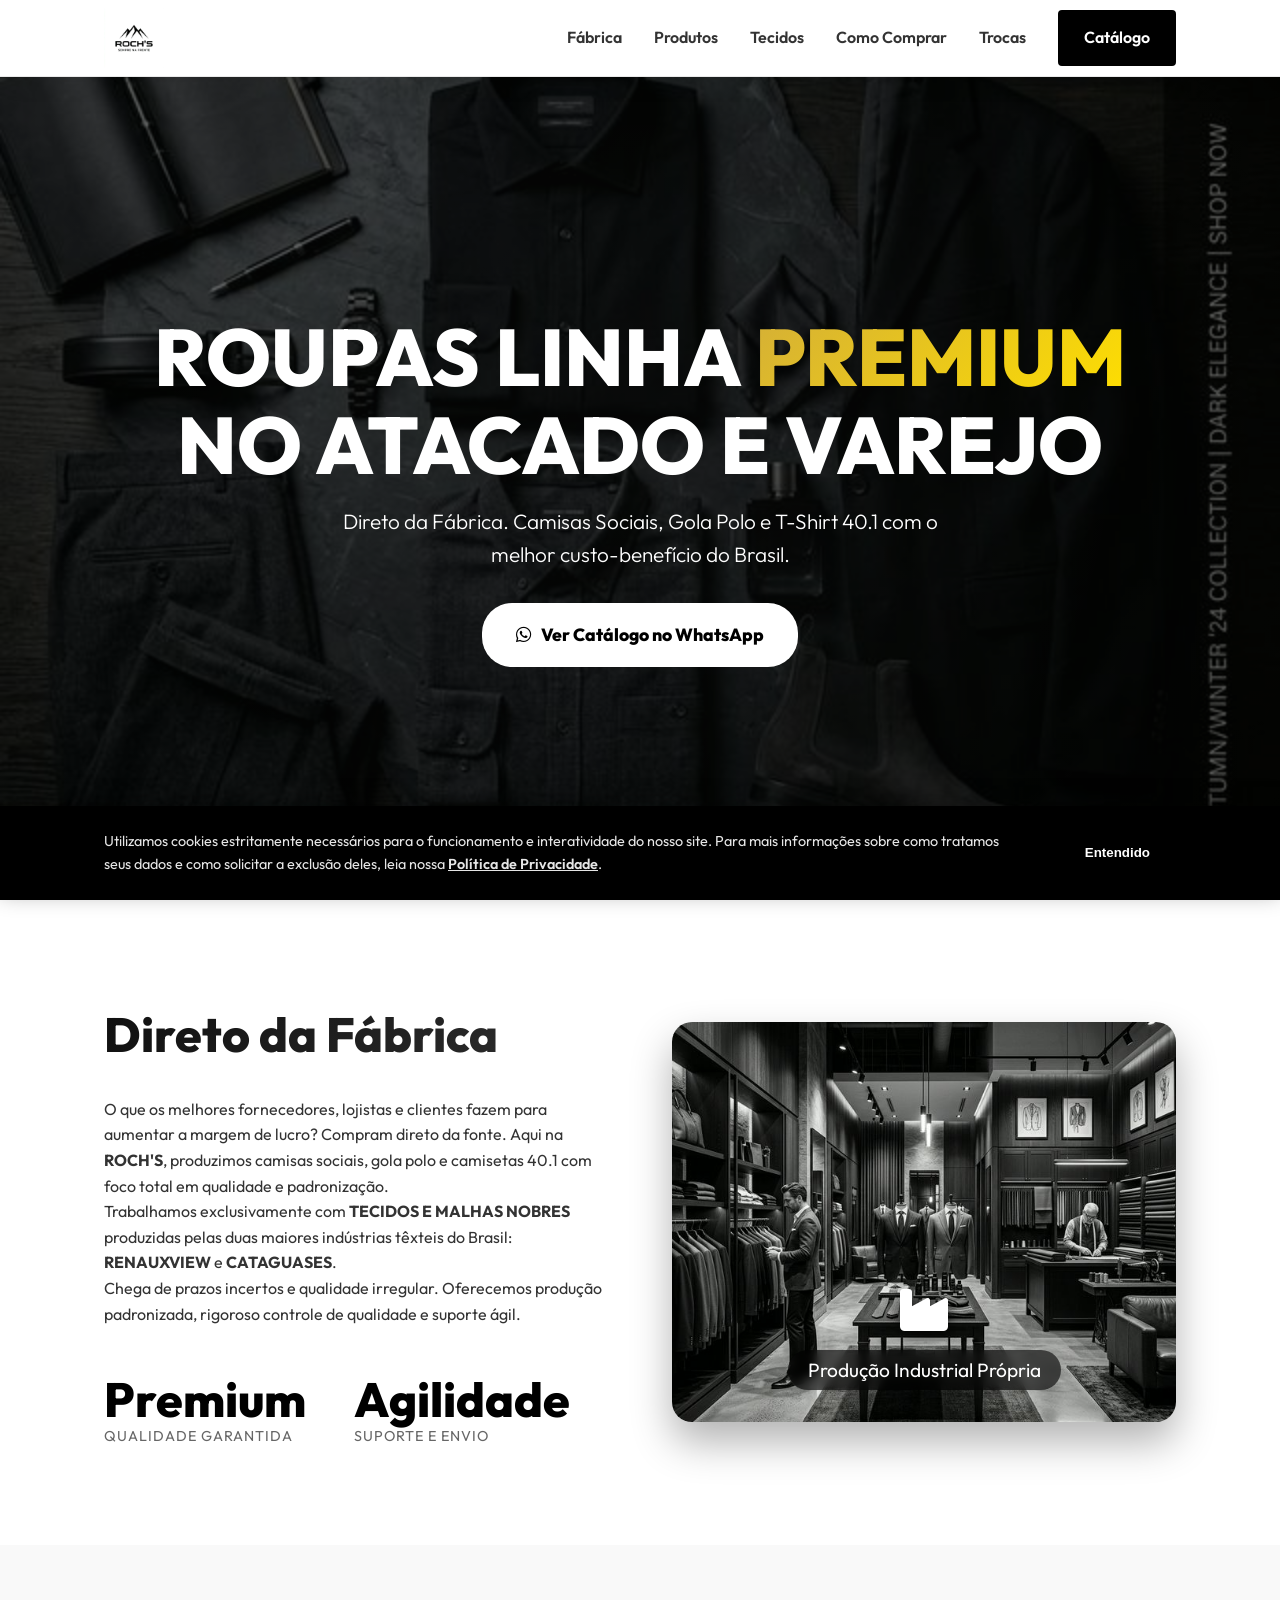
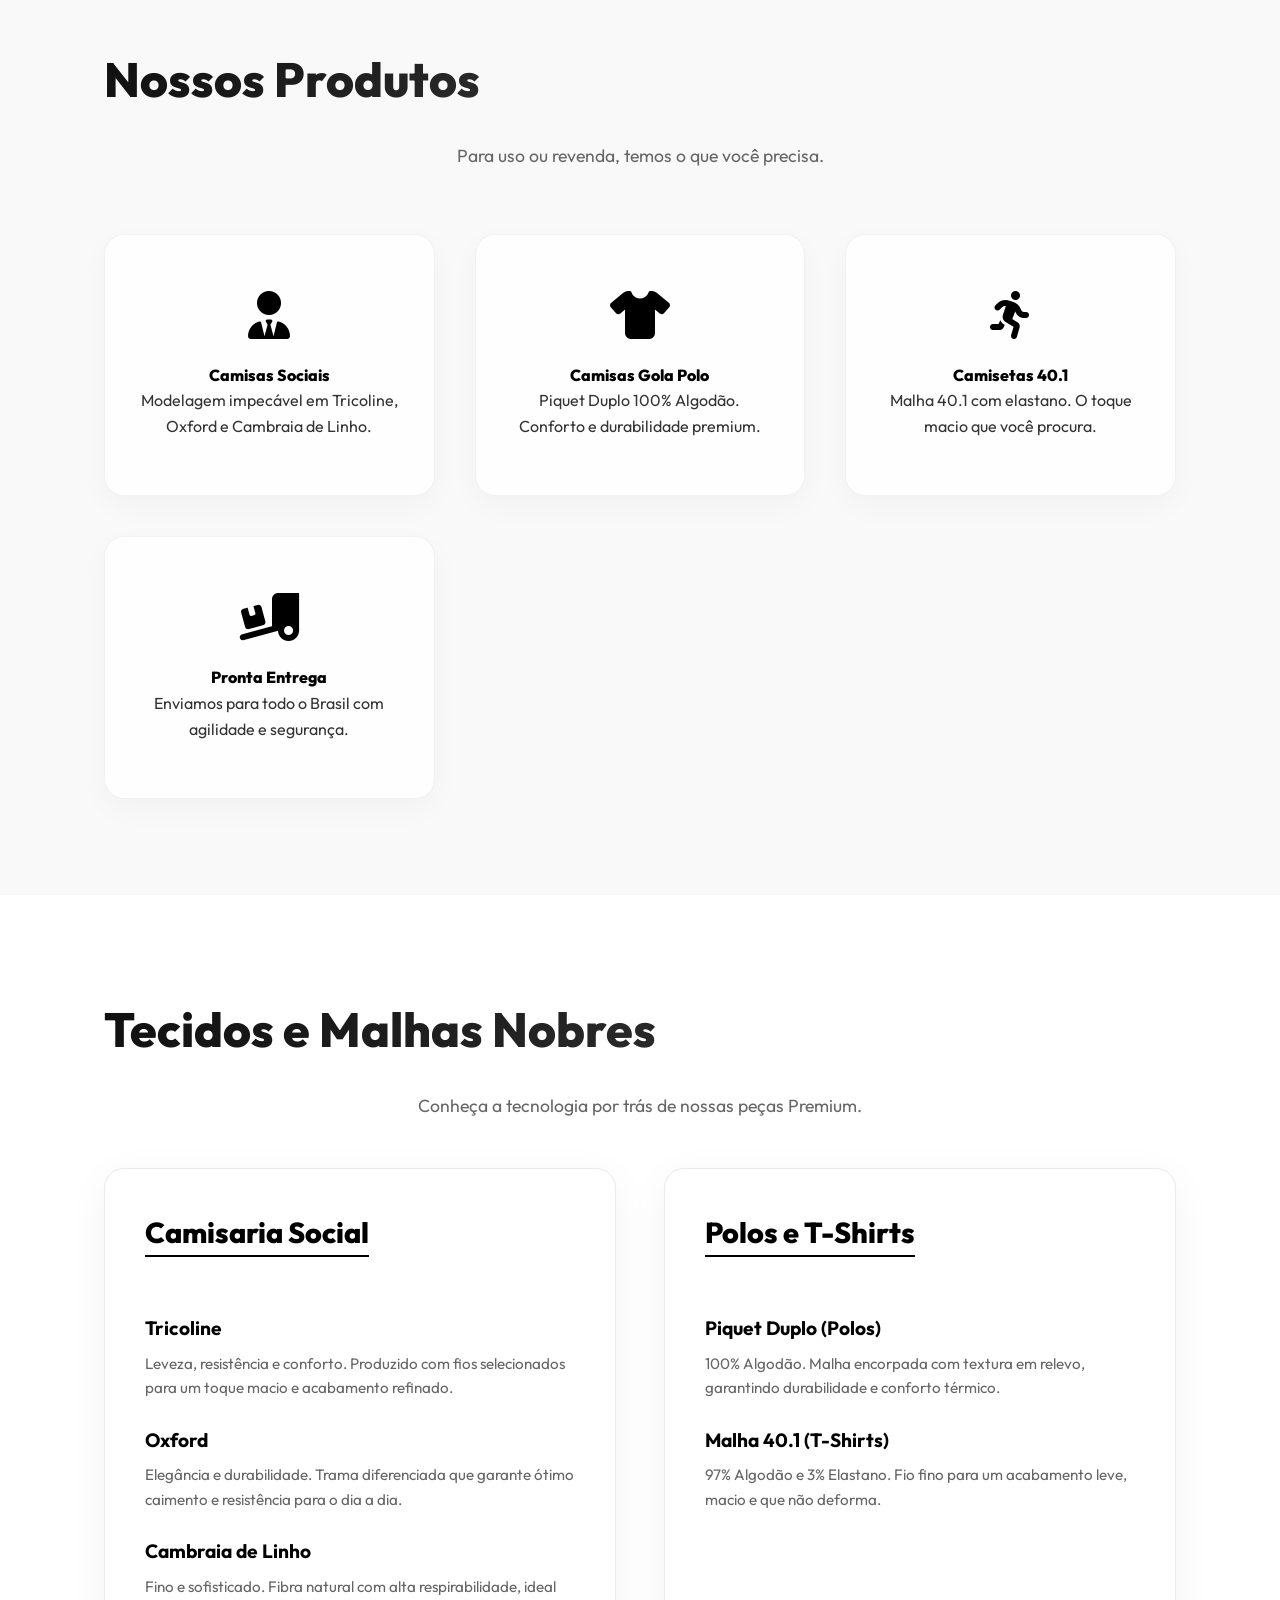
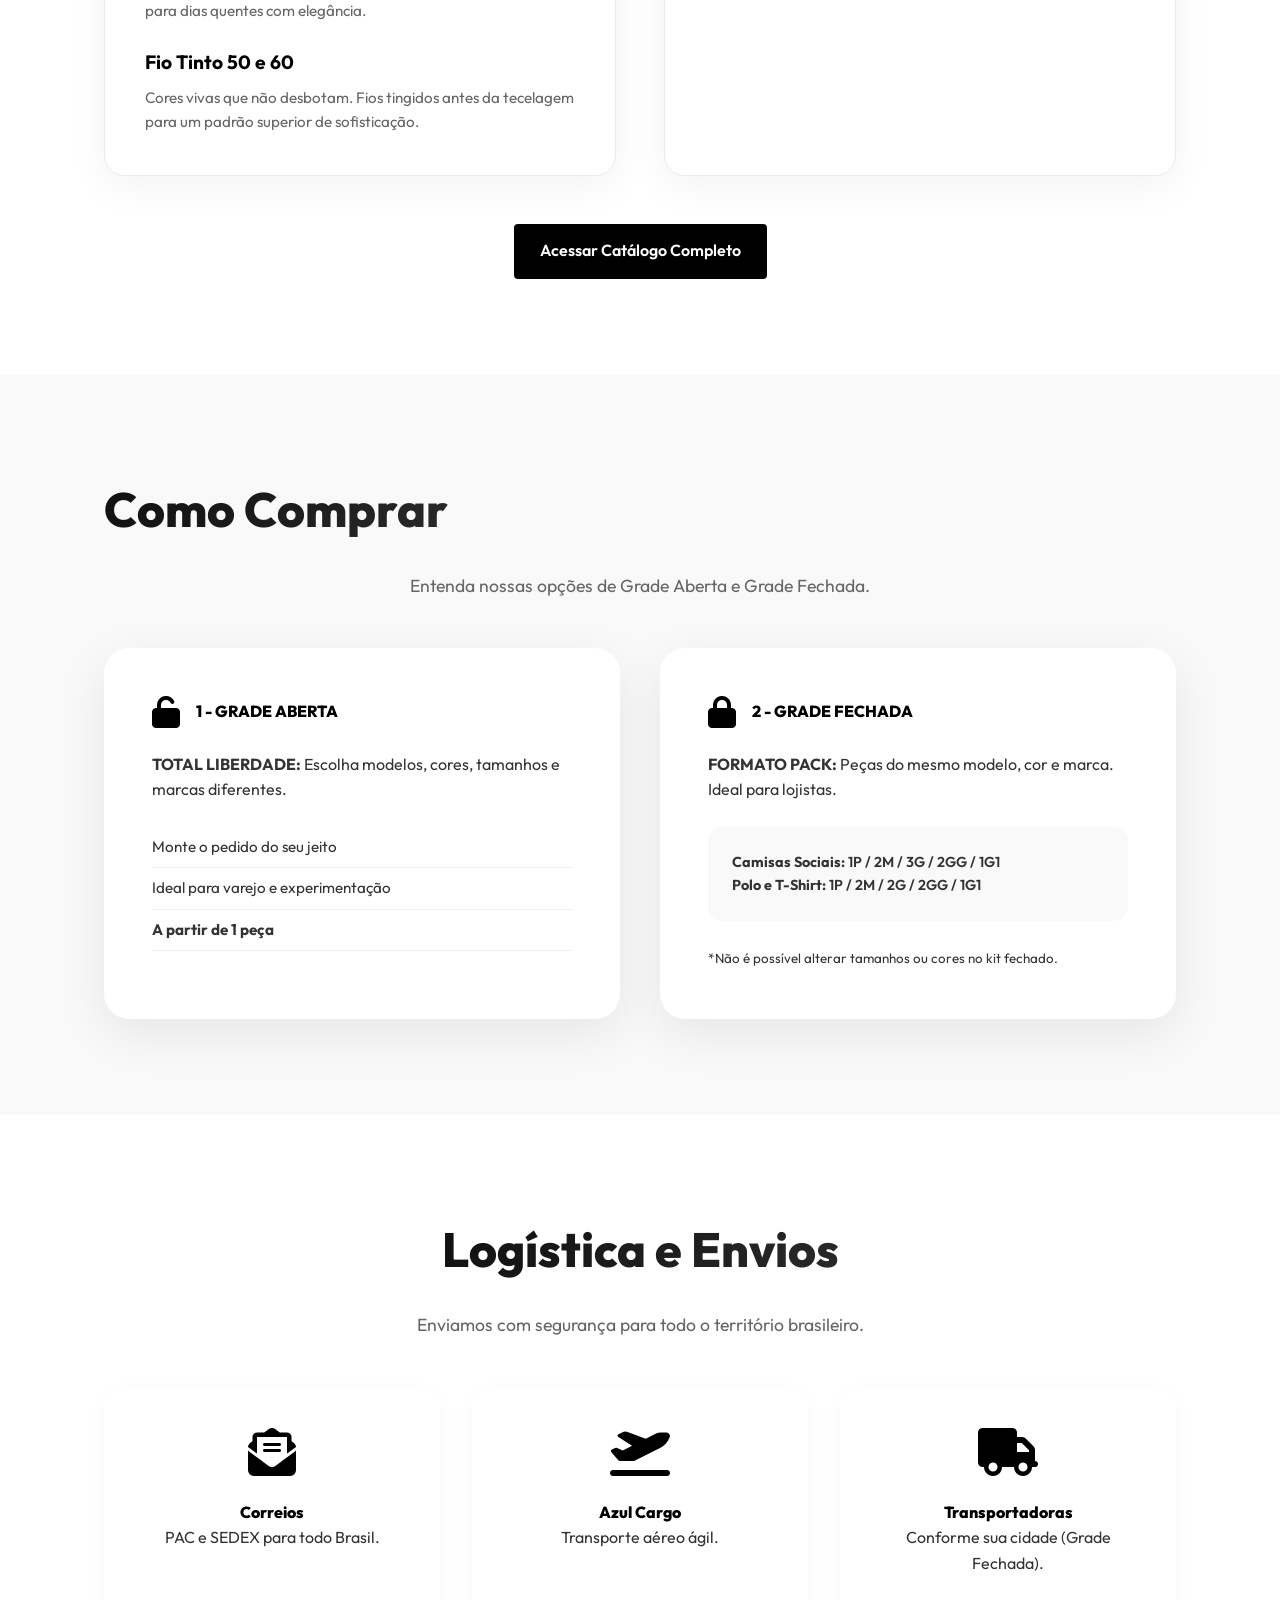
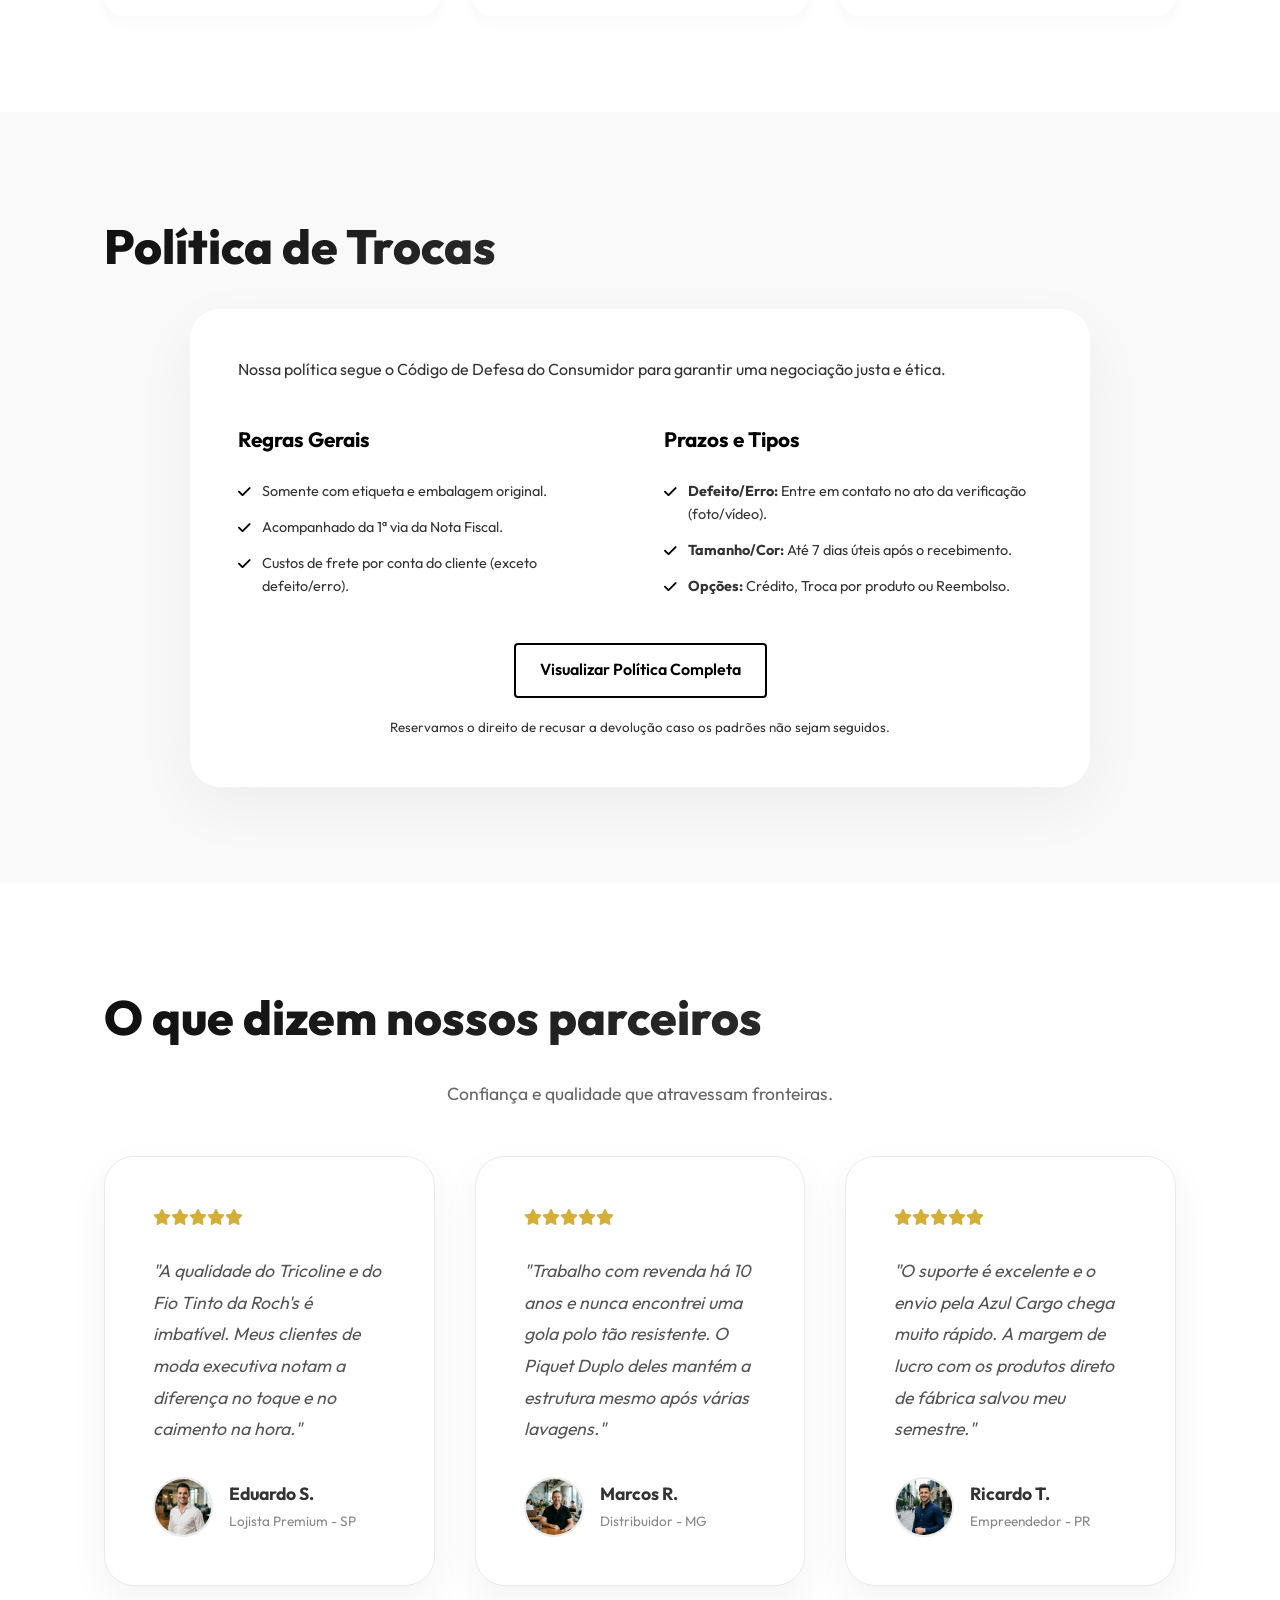
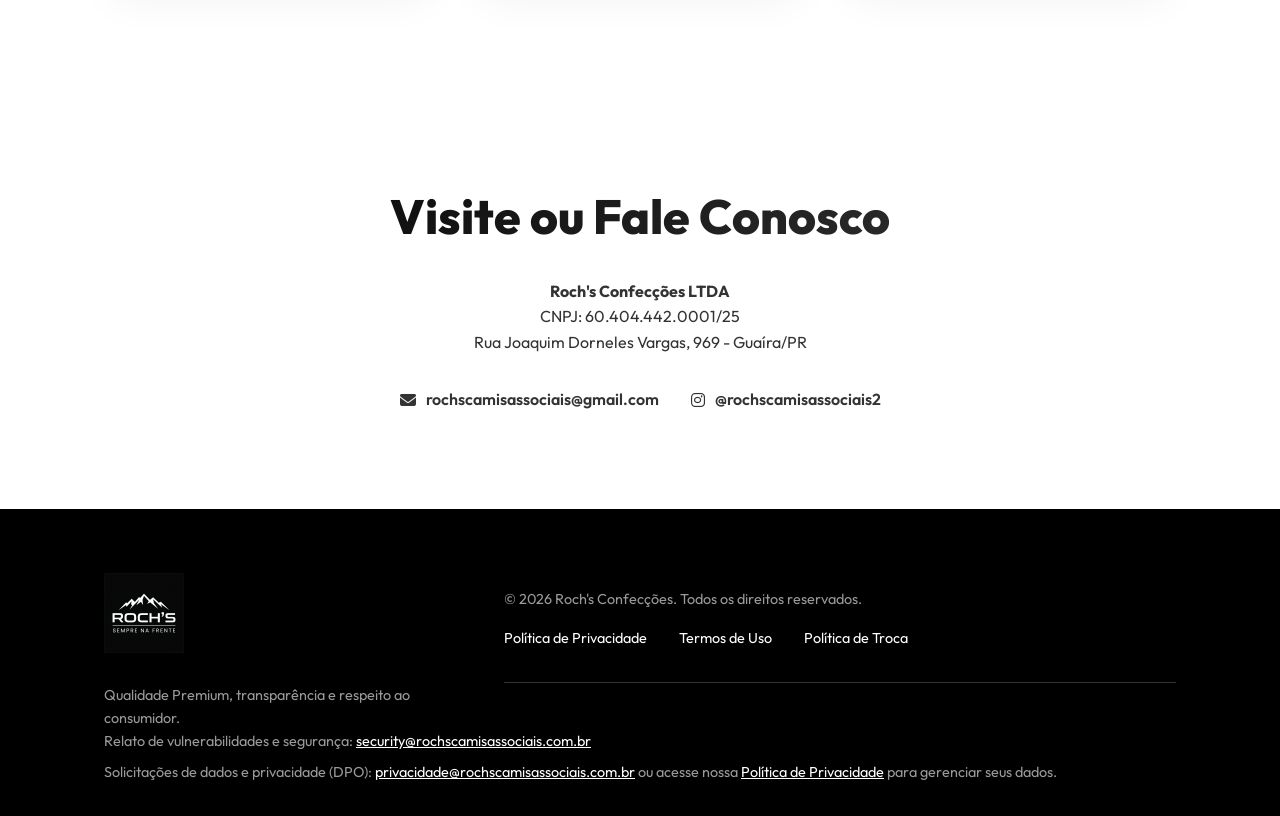
<file: index.html>
<!DOCTYPE html>
<html lang="pt-BR">
<head>
    <meta charset="UTF-8">
    <meta name="viewport" content="width=device-width, initial-scale=1.0">
    <title>Roch's Confecções | Moda Masculina Premium</title>
    <meta name="description" content="Roch's Confecções - Moda social e casual Linha Premium no Atacado e Varejo. O melhor custo-benefício.">
    
    <!-- Meta tags de Performance Avançada -->
    <link rel="preconnect" href="https://fonts.googleapis.com">
    <link rel="preconnect" href="https://fonts.gstatic.com" crossorigin>
    <link rel="preconnect" href="https://cdnjs.cloudflare.com">
    <link rel="preload" as="style" href="https://fonts.googleapis.com/css2?family=Outfit:wght@300;400;600;800&display=swap">
    <link rel="preload" as="style" href="https://cdnjs.cloudflare.com/ajax/libs/font-awesome/6.4.0/css/all.min.css">
    
    <link href="https://fonts.googleapis.com/css2?family=Outfit:wght@300;400;600;800&display=swap" rel="stylesheet" media="print" onload="this.media='all'">
    <link rel="stylesheet" href="styles.css">
    <!-- Load FontAwesome as async/defer pattern for CSS -->
    <link rel="stylesheet" href="https://cdnjs.cloudflare.com/ajax/libs/font-awesome/6.4.0/css/all.min.css" media="print" onload="this.media='all'">
    <link rel="icon" type="image/png" href="assets/logo.png">
    <noscript>
        <link href="https://fonts.googleapis.com/css2?family=Outfit:wght@300;400;600;800&display=swap" rel="stylesheet">
        <link rel="stylesheet" href="https://cdnjs.cloudflare.com/ajax/libs/font-awesome/6.4.0/css/all.min.css">
    </noscript>
</head>
<body>
    <!-- Navbar -->
    <nav class="navbar">
        <div class="container nav-content">
            <div class="logo">
                <a href="index.html">
                    <img src="assets/logo.png" alt="Roch's Logo" class="nav-logo">
                </a>
            </div>
            <button class="mobile-menu-btn" aria-label="Abrir menu">
                <i class="fas fa-bars"></i>
            </button>
            <ul class="nav-links">
                <li><a href="#sobre">Fábrica</a></li>
                <li><a href="#produtos">Produtos</a></li>
                <li><a href="#tecidos">Tecidos</a></li>
                <li><a href="#grade">Como Comprar</a></li>
                <li><a href="#trocas">Trocas</a></li>
                <li><a href="https://wa.me/554491519654?text=Ol%C3%A1%2C%20gostaria%20de%20ver%20o%20cat%C3%A1logo%20e%20saber%20mais%20sobre%20as%20pe%C3%A7as%20premium." target="_blank" class="btn-primary">Catálogo</a></li>
            </ul>
        </div>
    </nav>

    <!-- Hero Section -->
    <section class="hero">
        <div class="hero-overlay"></div>
        <div class="container hero-content">
            <h2 class="hero-title">ROUPAS LINHA <span>PREMIUM</span> NO ATACADO E VAREJO</h2>
            <p class="hero-subtitle">Direto da Fábrica. Camisas Sociais, Gola Polo e T-Shirt 40.1 com o melhor custo-benefício do Brasil.</p>
            <a href="https://wa.me/554491519654?text=Ol%C3%A1%2C%20gostaria%20de%20ver%20o%20cat%C3%A1logo%20e%20saber%20mais%20sobre%20as%20pe%C3%A7as%20premium." target="_blank" class="btn-large pulse-animation">
                <i class="fab fa-whatsapp"></i> Ver Catálogo no WhatsApp
            </a>
        </div>
    </section>

    <!-- Sobre Section -->
    <section id="sobre" class="section about">
        <div class="container about-grid reveal">
            <div class="about-text">
                <h3 class="section-title">Direto da Fábrica</h3>
                <p>O que os melhores fornecedores, lojistas e clientes fazem para aumentar a margem de lucro? Compram direto da fonte. Aqui na <strong>ROCH'S</strong>, produzimos camisas sociais, gola polo e camisetas 40.1 com foco total em qualidade e padronização.</p>
                <p>Trabalhamos exclusivamente com <strong>TECIDOS E MALHAS NOBRES</strong> produzidas pelas duas maiores indústrias têxteis do Brasil: <strong>RENAUXVIEW</strong> e <strong>CATAGUASES</strong>.</p>
                <p>Chega de prazos incertos e qualidade irregular. Oferecemos produção padronizada, rigoroso controle de qualidade e suporte ágil.</p>
                <div class="stats">
                    <div class="stat-item">
                        <span class="stat-num">Premium</span>
                        <span class="stat-label">Qualidade Garantida</span>
                    </div>
                    <div class="stat-item">
                        <span class="stat-num">Agilidade</span>
                        <span class="stat-label">Suporte e Envio</span>
                    </div>
                </div>
            </div>
            <div class="about-image-placeholder reveal">
                <div class="placeholder-box">
                    <i class="fas fa-industry"></i>
                    <span>Produção Industrial Própria</span>
                </div>
            </div>
        </div>
    </section>

    <!-- Produtos Section -->
    <section id="produtos" class="section products bg-light reveal">
        <div class="container">
            <h3 class="section-title text-center">Nossos Produtos</h3>
            <p class="section-subtitle text-center">Para uso ou revenda, temos o que você precisa.</p>
            
            <div class="products-grid">
                <div class="product-card">
                    <i class="fas fa-user-tie product-icon"></i>
                    <h4>Camisas Sociais</h4>
                    <p>Modelagem impecável em Tricoline, Oxford e Cambraia de Linho.</p>
                </div>
                <div class="product-card">
                    <i class="fas fa-tshirt product-icon"></i>
                    <h4>Camisas Gola Polo</h4>
                    <p>Piquet Duplo 100% Algodão. Conforto e durabilidade premium.</p>
                </div>
                <div class="product-card">
                    <i class="fas fa-running product-icon"></i>
                    <h4>Camisetas 40.1</h4>
                    <p>Malha 40.1 com elastano. O toque macio que você procura.</p>
                </div>
                <div class="product-card">
                    <i class="fas fa-truck-loading product-icon"></i>
                    <h4>Pronta Entrega</h4>
                    <p>Enviamos para todo o Brasil com agilidade e segurança.</p>
                </div>
            </div>
        </div>
    </section>

    <!-- Tecidos Section -->
    <section id="tecidos" class="section fabrics reveal">
        <div class="container">
            <h3 class="section-title text-center">Tecidos e Malhas Nobres</h3>
            <p class="section-subtitle text-center">Conheça a tecnologia por trás de nossas peças Premium.</p>
            
            <div class="fabrics-grid">
                <div class="fabric-item">
                    <h4>Camisaria Social</h4>
                    <div class="fabric-info">
                        <h5>Tricoline</h5>
                        <p>Leveza, resistência e conforto. Produzido com fios selecionados para um toque macio e acabamento refinado.</p>
                        <h5>Oxford</h5>
                        <p>Elegância e durabilidade. Trama diferenciada que garante ótimo caimento e resistência para o dia a dia.</p>
                        <h5>Cambraia de Linho</h5>
                        <p>Fino e sofisticado. Fibra natural com alta respirabilidade, ideal para dias quentes com elegância.</p>
                        <h5>Fio Tinto 50 e 60</h5>
                        <p>Cores vivas que não desbotam. Fios tingidos antes da tecelagem para um padrão superior de sofisticação.</p>
                    </div>
                </div>
                <div class="fabric-item">
                    <h4>Polos e T-Shirts</h4>
                    <div class="fabric-info">
                        <h5>Piquet Duplo (Polos)</h5>
                        <p>100% Algodão. Malha encorpada com textura em relevo, garantindo durabilidade e conforto térmico.</p>
                        <h5>Malha 40.1 (T-Shirts)</h5>
                        <p>97% Algodão e 3% Elastano. Fio fino para um acabamento leve, macio e que não deforma.</p>
                    </div>
                </div>
            </div>
            
            <div class="text-center" style="margin-top: 3rem;">
                <a href="https://wa.me/554491519654?text=Ol%C3%A1%2C%20gostaria%20de%20ver%20o%20cat%C3%A1logo%20de%20tecidos%20e%20modelos." target="_blank" class="btn-primary">Acessar Catálogo Completo</a>
            </div>
        </div>
    </section>

    <!-- Grade Section -->
    <section id="grade" class="section grade bg-light reveal">
        <div class="container">
            <h3 class="section-title text-center">Como Comprar</h3>
            <p class="section-subtitle text-center">Entenda nossas opções de Grade Aberta e Grade Fechada.</p>
            
            <div class="grade-grid">
                <div class="grade-card">
                    <div class="grade-header">
                        <i class="fas fa-unlock"></i>
                        <h4>1 - GRADE ABERTA</h4>
                    </div>
                    <p><strong>TOTAL LIBERDADE:</strong> Escolha modelos, cores, tamanhos e marcas diferentes.</p>
                    <ul>
                        <li>Monte o pedido do seu jeito</li>
                        <li>Ideal para varejo e experimentação</li>
                        <li><strong>A partir de 1 peça</strong></li>
                    </ul>
                </div>
                <div class="grade-card">
                    <div class="grade-header">
                        <i class="fas fa-lock"></i>
                        <h4>2 - GRADE FECHADA</h4>
                    </div>
                    <p><strong>FORMATO PACK:</strong> Peças do mesmo modelo, cor e marca. Ideal para lojistas.</p>
                    <div class="size-specs">
                        <p><strong>Camisas Sociais:</strong> 1P / 2M / 3G / 2GG / 1G1</p>
                        <p><strong>Polo e T-Shirt:</strong> 1P / 2M / 2G / 2GG / 1G1</p>
                    </div>
                    <p><small>*Não é possível alterar tamanhos ou cores no kit fechado.</small></p>
                </div>
            </div>
        </div>
    </section>

    <!-- Logística Section -->
    <section id="logistica" class="section logistics reveal">
        <div class="container text-center">
            <h3 class="section-title">Logística e Envios</h3>
            <p class="section-subtitle">Enviamos com segurança para todo o território brasileiro.</p>
            
            <div class="logistics-grid">
                <div class="log-item">
                    <i class="fas fa-envelope-open-text"></i>
                    <h4>Correios</h4>
                    <p>PAC e SEDEX para todo Brasil.</p>
                </div>
                <div class="log-item">
                    <i class="fas fa-plane-departure"></i>
                    <h4>Azul Cargo</h4>
                    <p>Transporte aéreo ágil.</p>
                </div>
                <div class="log-item">
                    <i class="fas fa-truck"></i>
                    <h4>Transportadoras</h4>
                    <p>Conforme sua cidade (Grade Fechada).</p>
                </div>
            </div>
        </div>
    </section>

    <!-- Trocas Section -->
    <section id="trocas" class="section trocas bg-light reveal">
        <div class="container">
            <h3 class="section-title text-center">Política de Trocas</h3>
            <div class="policy-content">
                <p>Nossa política segue o Código de Defesa do Consumidor para garantir uma negociação justa e ética.</p>
                
                <div class="policy-grid">
                    <div class="policy-box">
                        <h5>Regras Gerais</h5>
                        <ul>
                            <li>Somente com etiqueta e embalagem original.</li>
                            <li>Acompanhado da 1ª via da Nota Fiscal.</li>
                            <li>Custos de frete por conta do cliente (exceto defeito/erro).</li>
                        </ul>
                    </div>
                    <div class="policy-box">
                        <h5>Prazos e Tipos</h5>
                        <ul>
                            <li><strong>Defeito/Erro:</strong> Entre em contato no ato da verificação (foto/vídeo).</li>
                            <li><strong>Tamanho/Cor:</strong> Até 7 dias úteis após o recebimento.</li>
                            <li><strong>Opções:</strong> Crédito, Troca por produto ou Reembolso.</li>
                        </ul>
                    </div>
                </div>
                <p class="text-center" style="margin-top: 2rem;">
                    <a href="trocas.html" class="btn-primary" style="background: transparent; color: var(--primary-color);">Visualizar Política Completa</a>
                </p>
                <p class="text-center" style="margin-top: 1rem;"><small>Reservamos o direito de recusar a devolução caso os padrões não sejam seguidos.</small></p>
            </div>
        </div>
    </section>

    <!-- Depoimentos Section -->
    <section id="depoimentos" class="section testimonials reveal">
        <div class="container">
            <h3 class="section-title text-center">O que dizem nossos parceiros</h3>
            <p class="section-subtitle text-center">Confiança e qualidade que atravessam fronteiras.</p>
            
            <div class="testimonials-grid">
                <div class="testimonial-card">
                    <div class="stars">
                        <i class="fas fa-star"></i><i class="fas fa-star"></i><i class="fas fa-star"></i><i class="fas fa-star"></i><i class="fas fa-star"></i>
                    </div>
                    <p>"A qualidade do Tricoline e do Fio Tinto da Roch's é imbatível. Meus clientes de moda executiva notam a diferença no toque e no caimento na hora."</p>
                    <div class="customer-info">
                        <img src="assets/customer1.png" alt="Eduardo S.">
                        <div>
                            <h5>Eduardo S.</h5>
                            <span>Lojista Premium - SP</span>
                        </div>
                    </div>
                </div>
                <div class="testimonial-card">
                    <div class="stars">
                        <i class="fas fa-star"></i><i class="fas fa-star"></i><i class="fas fa-star"></i><i class="fas fa-star"></i><i class="fas fa-star"></i>
                    </div>
                    <p>"Trabalho com revenda há 10 anos e nunca encontrei uma gola polo tão resistente. O Piquet Duplo deles mantém a estrutura mesmo após várias lavagens."</p>
                    <div class="customer-info">
                        <img src="assets/customer2.png" alt="Marcos R.">
                        <div>
                            <h5>Marcos R.</h5>
                            <span>Distribuidor - MG</span>
                        </div>
                    </div>
                </div>
                <div class="testimonial-card">
                    <div class="stars">
                        <i class="fas fa-star"></i><i class="fas fa-star"></i><i class="fas fa-star"></i><i class="fas fa-star"></i><i class="fas fa-star"></i>
                    </div>
                    <p>"O suporte é excelente e o envio pela Azul Cargo chega muito rápido. A margem de lucro com os produtos direto de fábrica salvou meu semestre."</p>
                    <div class="customer-info">
                        <img src="assets/customer3.png" alt="Ricardo T.">
                        <div>
                            <h5>Ricardo T.</h5>
                            <span>Empreendedor - PR</span>
                        </div>
                    </div>
                </div>
            </div>
        </div>
    </section>

    <!-- Contact Info -->
    <section class="section contact reveal">
        <div class="container text-center">
            <h3 class="section-title">Visite ou Fale Conosco</h3>
            <p><strong>Roch's Confecções LTDA</strong></p>
            <p>CNPJ: 60.404.442.0001/25</p>
            <p>Rua Joaquim Dorneles Vargas, 969 - Guaíra/PR</p>
            <div class="contact-links">
                <a href="mailto:rochscamisassociais@gmail.com"><i class="fas fa-envelope"></i> rochscamisassociais@gmail.com</a>
                <a href="https://instagram.com/rochscamisassociais2" target="_blank"><i class="fab fa-instagram"></i> @rochscamisassociais2</a>
            </div>
        </div>
    </section>

    <!-- Floating WhatsApp -->
    <a href="https://wa.me/554491519654?text=Ol%C3%A1%2C%20gostaria%20de%20saber%20como%20funciona%20comprar%20com%20voc%C3%AAs%20no%20atacado%20e%20varejo.." class="float-whatsapp pulse-animation" target="_blank" aria-label="WhatsApp">
        <i class="fab fa-whatsapp"></i>
    </a>

    <!-- Footer - META COMPLIANT -->
    <footer class="footer">
        <div class="container">
            <div class="footer-grid">
                <div class="footer-brand">
                    <img src="assets/logo-dark.png" alt="Roch's Logo" class="footer-logo">
                    <p>Qualidade Premium, transparência e respeito ao consumidor.</p>
                </div>
                <div class="footer-content">
                    <div class="footer-legal">
                        <p>&copy; 2026 Roch's Confecções. Todos os direitos reservados.</p>
                        <div class="legal-links">
                            <a href="privacidade.html">Política de Privacidade</a>
                            <a href="termos.html">Termos de Uso</a>
                            <a href="trocas.html">Política de Troca</a>
                        </div>
                    </div>
                </div>
            </div>
            <div class="footer-security">
                <p>Relato de vulnerabilidades e segurança: <a href="mailto:security@rochscamisassociais.com.br">security@rochscamisassociais.com.br</a></p>
                <p>Solicitações de dados e privacidade (DPO): <a href="mailto:privacidade@rochscamisassociais.com.br">privacidade@rochscamisassociais.com.br</a> ou acesse nossa <a href="privacidade.html">Política de Privacidade</a> para gerenciar seus dados.</p>
            </div>
        </div>
    </footer>
    
    <!-- Cookie Banner (Meta recommendation) -->
    <div id="cookie-banner" class="cookie-banner">
        <div class="container cookie-content">
            <p>Utilizamos cookies estritamente necessários para o funcionamento e interatividade do nosso site. Para mais informações sobre como tratamos seus dados e como solicitar a exclusão deles, leia nossa <a href="privacidade.html">Política de Privacidade</a>.</p>
            <button id="accept-cookies" class="btn-primary">Entendido</button>
        </div>
    </div>

    <script src="script.js" defer></script>
</body>
</html>
</file>
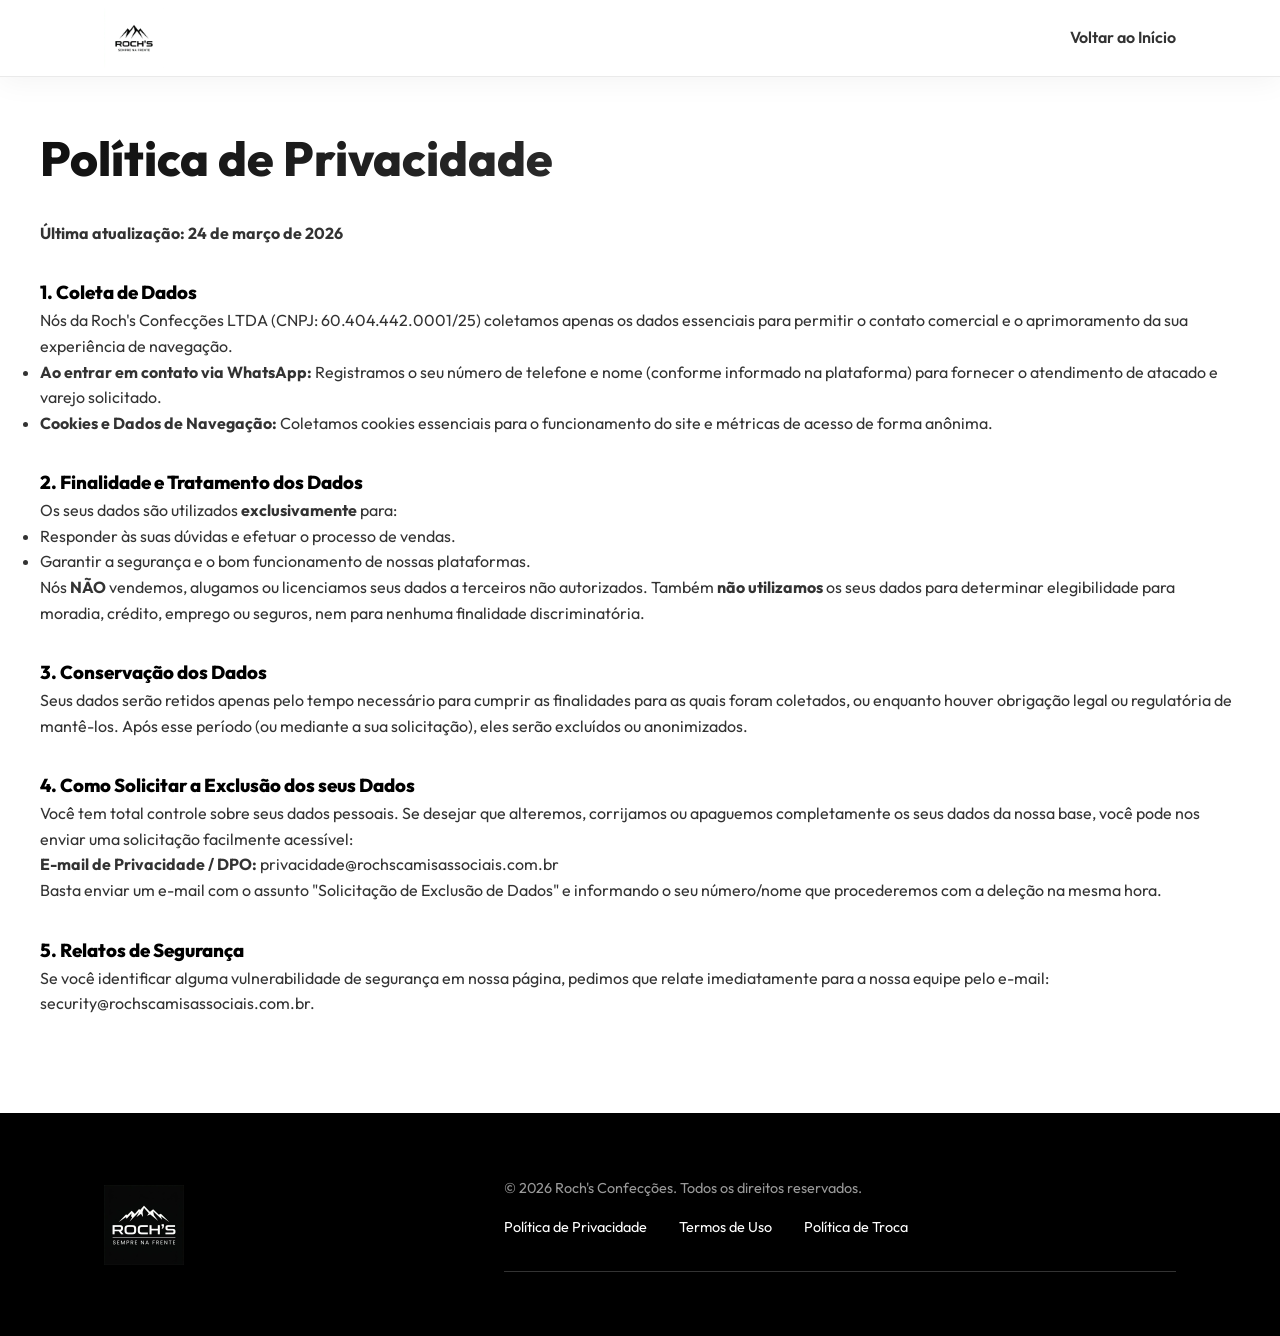
<file: privacidade.html>
<!DOCTYPE html>
<html lang="pt-BR">
<head>
    <meta charset="UTF-8">
    <meta name="viewport" content="width=device-width, initial-scale=1.0">
    <title>Política de Privacidade | Roch's Confecções</title>
    <link href="https://fonts.googleapis.com/css2?family=Outfit:wght@300;400;600;800&display=swap" rel="stylesheet">
    <link rel="stylesheet" href="styles.css">
    <link rel="icon" type="image/png" href="assets/logo.png">
    <link rel="stylesheet" href="https://cdnjs.cloudflare.com/ajax/libs/font-awesome/6.4.0/css/all.min.css">
</head>
<body>
    <nav class="navbar">
        <div class="container nav-content">
            <div class="logo">
                <a href="index.html">
                    <img src="assets/logo.png" alt="Roch's Logo" class="nav-logo">
                </a>
            </div>
            <button class="mobile-menu-btn" aria-label="Abrir menu">
                <i class="fas fa-bars"></i>
            </button>
            <ul class="nav-links">
                <li><a href="index.html">Voltar ao Início</a></li>
            </ul>
        </div>
    </nav>

    <div class="container section" style="padding-top: 120px;">
        <h2 class="section-title">Política de Privacidade</h2>
        <p><strong>Última atualização: 24 de março de 2026</strong></p>

        <div style="margin-top: 2rem;">
            <h3>1. Coleta de Dados</h3>
            <p>Nós da Roch's Confecções LTDA (CNPJ: 60.404.442.0001/25) coletamos apenas os dados essenciais para permitir o contato comercial e o aprimoramento da sua experiência de navegação.</p>
            <ul>
                <li><strong>Ao entrar em contato via WhatsApp:</strong> Registramos o seu número de telefone e nome (conforme informado na plataforma) para fornecer o atendimento de atacado e varejo solicitado.</li>
                <li><strong>Cookies e Dados de Navegação:</strong> Coletamos cookies essenciais para o funcionamento do site e métricas de acesso de forma anônima.</li>
            </ul>

            <h3 style="margin-top: 2rem;">2. Finalidade e Tratamento dos Dados</h3>
            <p>Os seus dados são utilizados <strong>exclusivamente</strong> para:</p>
            <ul>
                <li>Responder às suas dúvidas e efetuar o processo de vendas.</li>
                <li>Garantir a segurança e o bom funcionamento de nossas plataformas.</li>
            </ul>
            <p>Nós <strong>NÃO</strong> vendemos, alugamos ou licenciamos seus dados a terceiros não autorizados. Também <strong>não utilizamos</strong> os seus dados para determinar elegibilidade para moradia, crédito, emprego ou seguros, nem para nenhuma finalidade discriminatória.</p>

            <h3 style="margin-top: 2rem;">3. Conservação dos Dados</h3>
            <p>Seus dados serão retidos apenas pelo tempo necessário para cumprir as finalidades para as quais foram coletados, ou enquanto houver obrigação legal ou regulatória de mantê-los. Após esse período (ou mediante a sua solicitação), eles serão excluídos ou anonimizados.</p>

            <h3 style="margin-top: 2rem;">4. Como Solicitar a Exclusão dos seus Dados</h3>
            <p>Você tem total controle sobre seus dados pessoais. Se desejar que alteremos, corrijamos ou apaguemos completamente os seus dados da nossa base, você pode nos enviar uma solicitação facilmente acessível:</p>
            <p><strong>E-mail de Privacidade / DPO:</strong> <a href="mailto:privacidade@rochscamisassociais.com.br">privacidade@rochscamisassociais.com.br</a></p>
            <p>Basta enviar um e-mail com o assunto "Solicitação de Exclusão de Dados" e informando o seu número/nome que procederemos com a deleção na mesma hora.</p>

            <h3 style="margin-top: 2rem;">5. Relatos de Segurança</h3>
            <p>Se você identificar alguma vulnerabilidade de segurança em nossa página, pedimos que relate imediatamente para a nossa equipe pelo e-mail: <a href="mailto:security@rochscamisassociais.com.br">security@rochscamisassociais.com.br</a>.</p>
        </div>
    </div>

    <!-- Footer - META COMPLIANT -->
    <footer class="footer mt-5">
        <div class="container">
            <div class="footer-grid">
                <div class="footer-brand">
                    <img src="assets/logo-dark.png" alt="Roch's Logo" class="footer-logo">
                </div>
                <div class="footer-content">
                    <div class="footer-legal">
                        <p>&copy; 2026 Roch's Confecções. Todos os direitos reservados.</p>
                        <div class="legal-links">
                            <a href="privacidade.html">Política de Privacidade</a>
                            <a href="termos.html">Termos de Uso</a>
                            <a href="trocas.html">Política de Troca</a>
                        </div>
                    </div>
                </div>
            </div>
        </div>
    </footer>
</body>
</html>
</file>
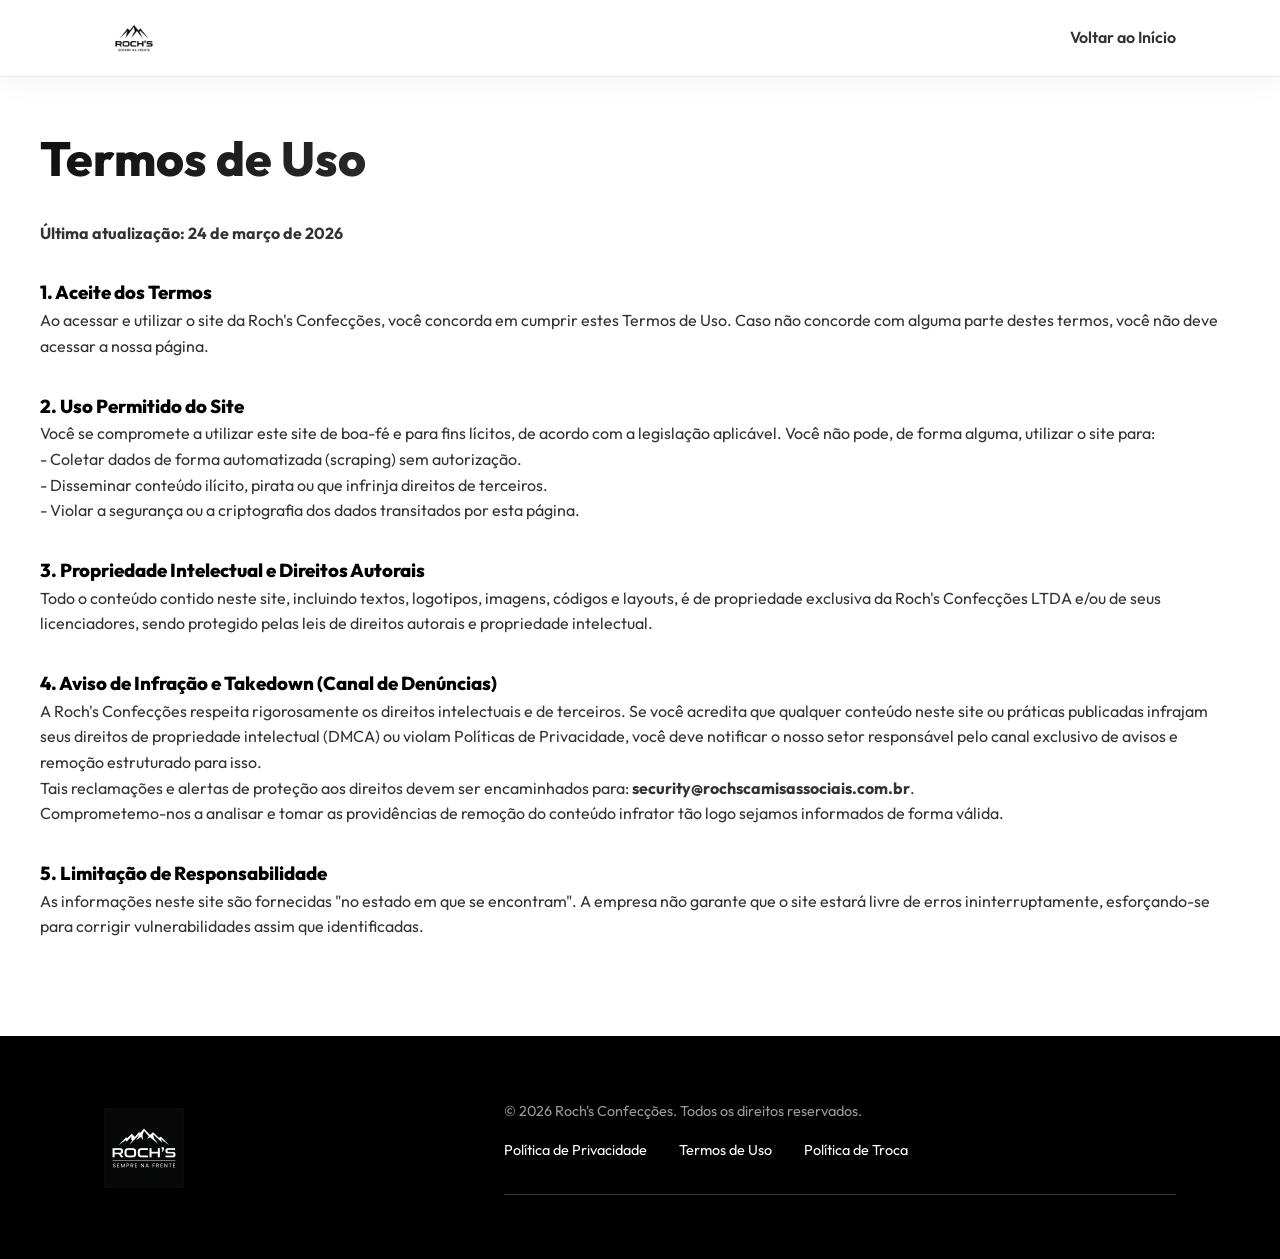
<file: termos.html>
<!DOCTYPE html>
<html lang="pt-BR">
<head>
    <meta charset="UTF-8">
    <meta name="viewport" content="width=device-width, initial-scale=1.0">
    <title>Termos de Uso | Roch's Confecções</title>
    <link href="https://fonts.googleapis.com/css2?family=Outfit:wght@300;400;600;800&display=swap" rel="stylesheet">
    <link rel="stylesheet" href="styles.css">
    <link rel="icon" type="image/png" href="assets/logo.png">
    <link rel="stylesheet" href="https://cdnjs.cloudflare.com/ajax/libs/font-awesome/6.4.0/css/all.min.css">
</head>
<body>
    <nav class="navbar">
        <div class="container nav-content">
            <div class="logo">
                <a href="index.html">
                    <img src="assets/logo.png" alt="Roch's Logo" class="nav-logo">
                </a>
            </div>
            <button class="mobile-menu-btn" aria-label="Abrir menu">
                <i class="fas fa-bars"></i>
            </button>
            <ul class="nav-links">
                <li><a href="index.html">Voltar ao Início</a></li>
            </ul>
        </div>
    </nav>

    <div class="container section" style="padding-top: 120px;">
        <h2 class="section-title">Termos de Uso</h2>
        <p><strong>Última atualização: 24 de março de 2026</strong></p>

        <div style="margin-top: 2rem;">
            <h3>1. Aceite dos Termos</h3>
            <p>Ao acessar e utilizar o site da Roch's Confecções, você concorda em cumprir estes Termos de Uso. Caso não concorde com alguma parte destes termos, você não deve acessar a nossa página.</p>

            <h3 style="margin-top: 2rem;">2. Uso Permitido do Site</h3>
            <p>Você se compromete a utilizar este site de boa-fé e para fins lícitos, de acordo com a legislação aplicável. Você não pode, de forma alguma, utilizar o site para:
                <br>- Coletar dados de forma automatizada (scraping) sem autorização.
                <br>- Disseminar conteúdo ilícito, pirata ou que infrinja direitos de terceiros.
                <br>- Violar a segurança ou a criptografia dos dados transitados por esta página.
            </p>

            <h3 style="margin-top: 2rem;">3. Propriedade Intelectual e Direitos Autorais</h3>
            <p>Todo o conteúdo contido neste site, incluindo textos, logotipos, imagens, códigos e layouts, é de propriedade exclusiva da Roch's Confecções LTDA e/ou de seus licenciadores, sendo protegido pelas leis de direitos autorais e propriedade intelectual.</p>

            <h3 style="margin-top: 2rem;">4. Aviso de Infração e Takedown (Canal de Denúncias)</h3>
            <p>A Roch's Confecções respeita rigorosamente os direitos intelectuais e de terceiros. Se você acredita que qualquer conteúdo neste site ou práticas publicadas infrajam seus direitos de propriedade intelectual (DMCA) ou violam Políticas de Privacidade, você deve notificar o nosso setor responsável pelo canal exclusivo de avisos e remoção estruturado para isso.</p>
            <p>Tais reclamações e alertas de proteção aos direitos devem ser encaminhados para: <strong><a href="mailto:security@rochscamisassociais.com.br">security@rochscamisassociais.com.br</a></strong>.</p>
            <p>Comprometemo-nos a analisar e tomar as providências de remoção do conteúdo infrator tão logo sejamos informados de forma válida.</p>

            <h3 style="margin-top: 2rem;">5. Limitação de Responsabilidade</h3>
            <p>As informações neste site são fornecidas "no estado em que se encontram". A empresa não garante que o site estará livre de erros ininterruptamente, esforçando-se para corrigir vulnerabilidades assim que identificadas.</p>
        </div>
    </div>

    <!-- Footer - META COMPLIANT -->
    <footer class="footer mt-5">
        <div class="container">
            <div class="footer-grid">
                <div class="footer-brand">
                    <img src="assets/logo-dark.png" alt="Roch's Logo" class="footer-logo">
                </div>
                <div class="footer-content">
                    <div class="footer-legal">
                        <p>&copy; 2026 Roch's Confecções. Todos os direitos reservados.</p>
                        <div class="legal-links">
                            <a href="privacidade.html">Política de Privacidade</a>
                            <a href="termos.html">Termos de Uso</a>
                            <a href="trocas.html">Política de Troca</a>
                        </div>
                    </div>
                </div>
            </div>
        </div>
    </footer>
</body>
</html>
</file>
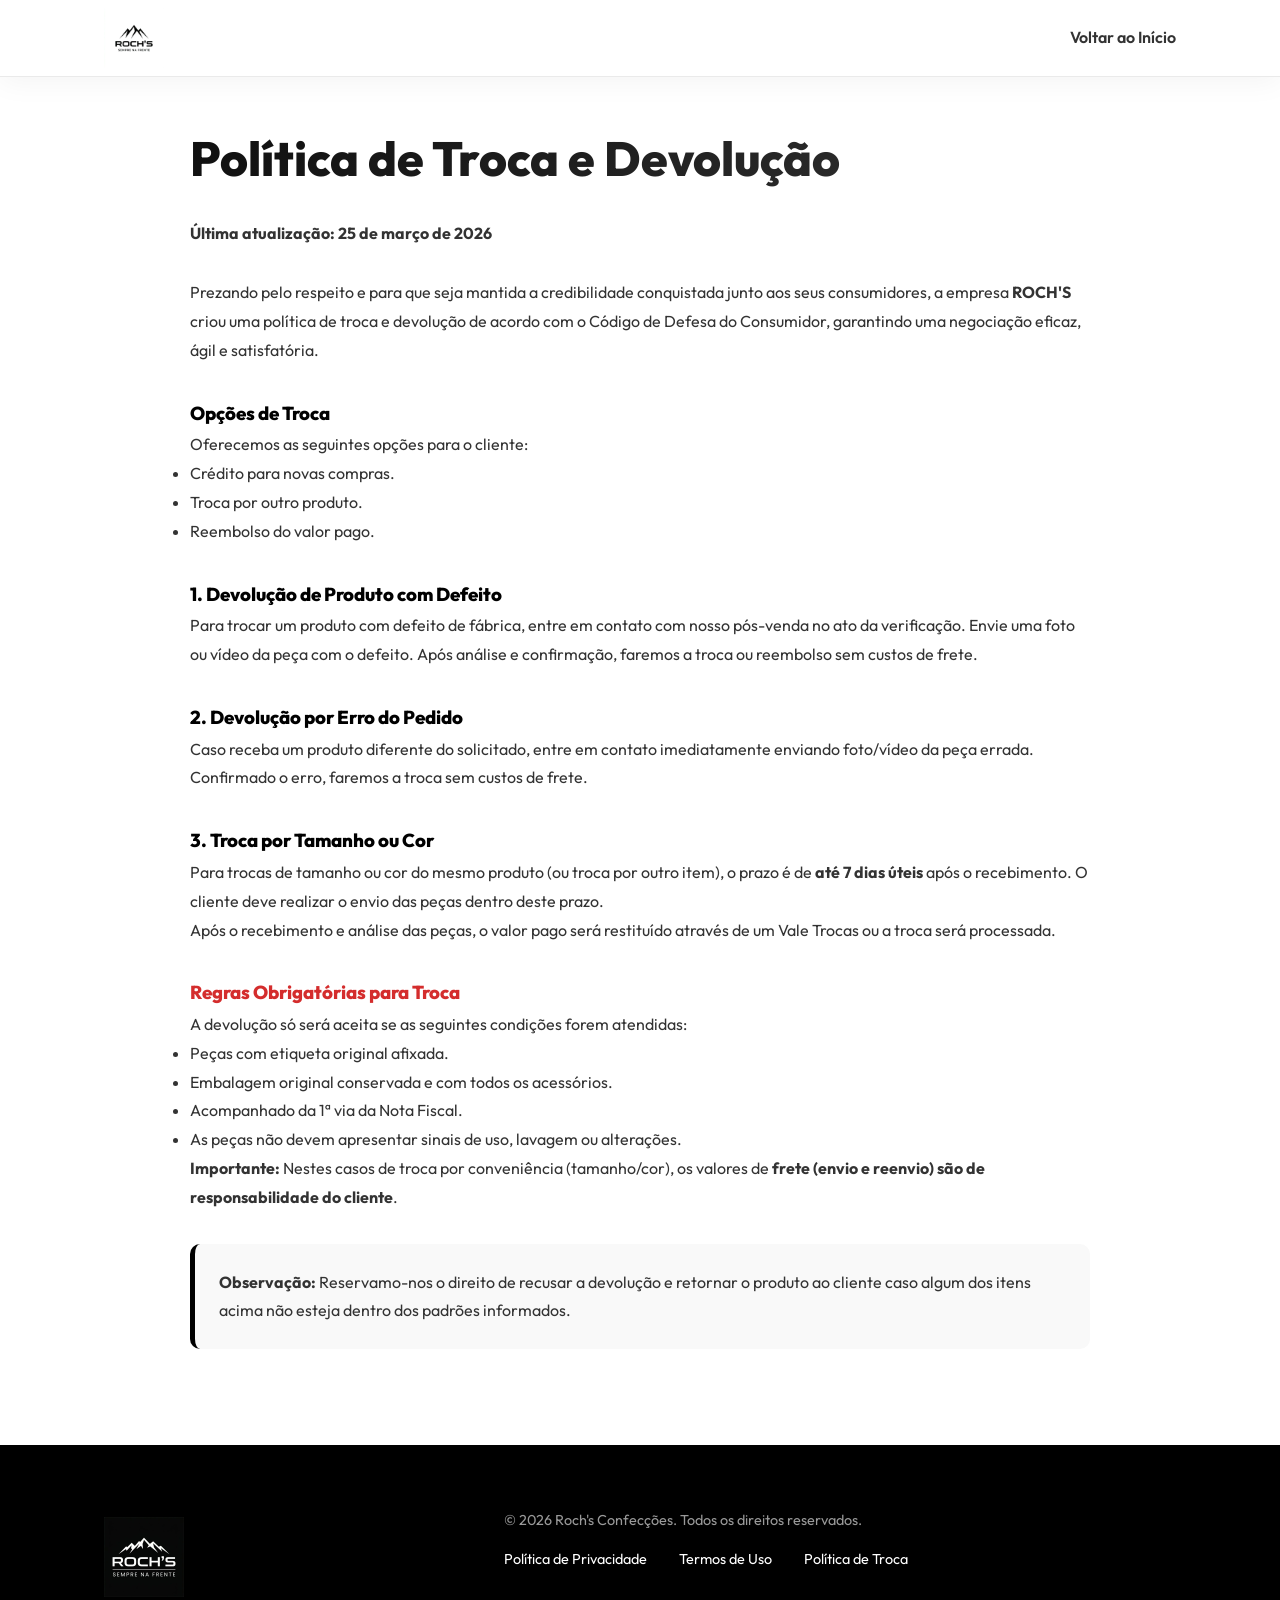
<file: trocas.html>
<!DOCTYPE html>
<html lang="pt-BR">
<head>
    <meta charset="UTF-8">
    <meta name="viewport" content="width=device-width, initial-scale=1.0">
    <title>Política de Troca e Devolução | Roch's Confecções</title>
    <link href="https://fonts.googleapis.com/css2?family=Outfit:wght@300;400;600;800&display=swap" rel="stylesheet">
    <link rel="stylesheet" href="https://cdnjs.cloudflare.com/ajax/libs/font-awesome/6.4.0/css/all.min.css">
    <link rel="stylesheet" href="styles.css">
</head>
<body>
    <nav class="navbar">
        <div class="container nav-content">
            <div class="logo">
                <a href="index.html">
                    <img src="assets/logo.png" alt="Roch's Logo" class="nav-logo">
                </a>
            </div>
            <button class="mobile-menu-btn" aria-label="Abrir menu">
                <i class="fas fa-bars"></i>
            </button>
            <ul class="nav-links">
                <li><a href="index.html">Voltar ao Início</a></li>
            </ul>
        </div>
    </nav>

    <div class="container section" style="padding-top: 120px; max-width: 900px;">
        <h2 class="section-title">Política de Troca e Devolução</h2>
        <p><strong>Última atualização: 25 de março de 2026</strong></p>

        <div style="margin-top: 2rem; line-height: 1.8;">
            <p>Prezando pelo respeito e para que seja mantida a credibilidade conquistada junto aos seus consumidores, a empresa <strong>ROCH'S</strong> criou uma política de troca e devolução de acordo com o Código de Defesa do Consumidor, garantindo uma negociação eficaz, ágil e satisfatória.</p>

            <h3 style="margin-top: 2rem;">Opções de Troca</h3>
            <p>Oferecemos as seguintes opções para o cliente:</p>
            <ul>
                <li>Crédito para novas compras.</li>
                <li>Troca por outro produto.</li>
                <li>Reembolso do valor pago.</li>
            </ul>

            <h3 style="margin-top: 2rem;">1. Devolução de Produto com Defeito</h3>
            <p>Para trocar um produto com defeito de fábrica, entre em contato com nosso pós-venda no ato da verificação. Envie uma foto ou vídeo da peça com o defeito. Após análise e confirmação, faremos a troca ou reembolso sem custos de frete.</p>

            <h3 style="margin-top: 2rem;">2. Devolução por Erro do Pedido</h3>
            <p>Caso receba um produto diferente do solicitado, entre em contato imediatamente enviando foto/vídeo da peça errada. Confirmado o erro, faremos a troca sem custos de frete.</p>

            <h3 style="margin-top: 2rem;">3. Troca por Tamanho ou Cor</h3>
            <p>Para trocas de tamanho ou cor do mesmo produto (ou troca por outro item), o prazo é de <strong>até 7 dias úteis</strong> após o recebimento. O cliente deve realizar o envio das peças dentro deste prazo.</p>
            <p>Após o recebimento e análise das peças, o valor pago será restituído através de um Vale Trocas ou a troca será processada.</p>

            <h3 style="margin-top: 2rem; color: #d42d2d;">Regras Obrigatórias para Troca</h3>
            <p>A devolução só será aceita se as seguintes condições forem atendidas:</p>
            <ul>
                <li>Peças com etiqueta original afixada.</li>
                <li>Embalagem original conservada e com todos os acessórios.</li>
                <li>Acompanhado da 1ª via da Nota Fiscal.</li>
                <li>As peças não devem apresentar sinais de uso, lavagem ou alterações.</li>
            </ul>
            <p><strong>Importante:</strong> Nestes casos de troca por conveniência (tamanho/cor), os valores de <strong>frete (envio e reenvio) são de responsabilidade do cliente</strong>.</p>

            <div style="background: #f9f9f9; padding: 1.5rem; border-radius: 10px; margin-top: 2rem; border-left: 5px solid #000;">
                <p><strong>Observação:</strong> Reservamo-nos o direito de recusar a devolução e retornar o produto ao cliente caso algum dos itens acima não esteja dentro dos padrões informados.</p>
            </div>
        </div>
    </div>

    <!-- Footer - META COMPLIANT -->
    <footer class="footer mt-5">
        <div class="container">
            <div class="footer-grid">
                <div class="footer-brand">
                    <img src="assets/logo-dark.png" alt="Roch's Logo" class="footer-logo">
                </div>
                <div class="footer-content">
                    <div class="footer-legal">
                        <p>&copy; 2026 Roch's Confecções. Todos os direitos reservados.</p>
                        <div class="legal-links">
                            <a href="privacidade.html">Política de Privacidade</a>
                            <a href="termos.html">Termos de Uso</a>
                            <a href="trocas.html">Política de Troca</a>
                        </div>
                    </div>
                </div>
            </div>
        </div>
    </footer>

    <script src="script.js"></script>
</body>
</html>
</file>
<file: styles.css>
:root {
    --primary-color: #000000;
    --secondary-color: #ffffff;
    --accent-color: #1a1a1a;
    --text-color: #333333;
    --light-gray: #f9f9f9;
    --border-color: #eaeaea;
    --gold-accent: linear-gradient(135deg, #d4af37 0%, #ffdf00 100%);
    --dark-gradient: linear-gradient(135deg, #0f0f0f 0%, #2a2a2a 100%);
    --transition: all 0.4s cubic-bezier(0.25, 0.8, 0.25, 1);
    --gold: #d4af37;
}

/* Branding */
.nav-logo {
    height: 60px;
    width: auto;
    display: block;
}

.footer-logo {
    height: 80px;
    width: auto;
    margin-bottom: 1.5rem;
}

.footer-grid {
    display: grid;
    grid-template-columns: 1fr 2fr;
    gap: 4rem;
    align-items: center;
}

/* Testimonials */
.testimonials-grid {
    display: grid;
    grid-template-columns: repeat(3, 1fr);
    gap: 2.5rem;
    margin-top: 3rem;
}

.testimonial-card {
    background: #fff;
    padding: 3rem;
    border-radius: 30px;
    box-shadow: 0 15px 40px rgba(0,0,0,0.05);
    border: 1px solid var(--border-color);
    transition: var(--transition);
}

.testimonial-card:hover { transform: translateY(-10px); }

.stars {
    color: var(--gold);
    margin-bottom: 1.5rem;
    font-size: 1rem;
}

.testimonial-card p {
    font-style: italic;
    color: #555;
    font-size: 1.1rem;
    margin-bottom: 2rem;
    line-height: 1.8;
}

.customer-info {
    display: flex;
    align-items: center;
    gap: 1rem;
}

.customer-info img {
    width: 60px;
    height: 60px;
    border-radius: 50%;
    object-fit: cover;
    border: 2px solid var(--border-color);
}

.customer-info h5 {
    font-size: 1.1rem;
    margin: 0;
}

.customer-info span {
    font-size: 0.85rem;
    color: #888;
}

* {
    margin: 0;
    padding: 0;
    box-sizing: border-box;
}

body {
    font-family: 'Outfit', sans-serif;
    color: var(--text-color);
    line-height: 1.6;
    background-color: var(--secondary-color);
    overflow-x: hidden;
    width: 100%;
    max-width: 100vw;
}

html {
    overflow-x: hidden;
    width: 100%;
    max-width: 100vw;
}

a {
    text-decoration: none;
    color: inherit;
}

.container {
    width: 100%;
    max-width: 1200px;
    margin: 0 auto;
    padding: 0 5%;
}

.text-center { text-align: center; }
.bg-light { background-color: var(--light-gray); }

/* Typography */
h1, h2, h3, h4 { font-weight: 800; color: var(--primary-color); }

.section-title {
    font-size: 3rem;
    margin-bottom: 1.5rem;
    position: relative;
    display: inline-block;
    background: var(--dark-gradient);
    -webkit-background-clip: text;
    background-clip: text;
    -webkit-text-fill-color: transparent;
}

.section-subtitle {
    font-size: 1.1rem;
    color: #666;
    margin-bottom: 3rem;
}

/* Navbar */
.navbar {
    position: fixed;
    top: 0;
    width: 100%;
    background: #ffffff; /* Combinando com o fundo da logo */
    z-index: 1000;
    box-shadow: 0 4px 30px rgba(0, 0, 0, 0.05);
    border-bottom: 1px solid var(--border-color);
    padding: 0.5rem 0;
    transition: var(--transition);
}

.nav-content {
    display: flex;
    justify-content: space-between;
    align-items: center;
}

.logo {
    font-size: 1.8rem;
    letter-spacing: 2px;
}

.mobile-menu-btn {
    display: none;
    background: none;
    border: none;
    font-size: 1.8rem;
    color: var(--primary-color);
    cursor: pointer;
}

.nav-links {
    list-style: none;
    display: flex;
    align-items: center;
    gap: 2rem;
}

.nav-links a:not(.btn-primary) {
    font-weight: 600;
    position: relative;
}

.nav-links a:not(.btn-primary)::after {
    content: '';
    position: absolute;
    width: 0;
    height: 2px;
    bottom: -5px;
    left: 0;
    background-color: var(--primary-color);
    transition: var(--transition);
}

.nav-links a:not(.btn-primary):hover::after {
    width: 100%;
}

/* Buttons */
.btn-primary {
    background-color: var(--primary-color);
    color: var(--secondary-color);
    padding: 0.8rem 1.5rem;
    border-radius: 4px;
    font-weight: 600;
    transition: var(--transition);
    border: 2px solid var(--primary-color);
    display: inline-block;
}

.btn-primary:hover {
    background-color: var(--secondary-color);
    color: var(--primary-color);
}

.btn-large {
    background-color: var(--secondary-color);
    color: var(--primary-color);
    padding: 1rem 2rem;
    border-radius: 30px;
    font-size: 1.1rem;
    font-weight: 800;
    display: inline-flex;
    align-items: center;
    gap: 10px;
    margin-top: 2rem;
    transition: var(--transition);
    border: 2px solid transparent;
}

.btn-large:hover {
    transform: translateY(-3px);
    box-shadow: 0 10px 20px rgba(0,0,0,0.2);
}

/* Hero Section */
.hero {
    height: 100vh;
    min-height: 700px;
    background: url('assets/hero-bg.png') center/cover no-repeat;
    display: flex;
    align-items: center;
    position: relative;
    color: var(--secondary-color);
    text-align: center;
    overflow: hidden;
}

.hero::before {
    content: '';
    position: absolute;
    top: -50%;
    left: -50%;
    width: 200%;
    height: 200%;
    background: radial-gradient(circle, rgba(255,255,255,0.05) 0%, transparent 60%);
    animation: rotate 30s linear infinite;
}

@keyframes rotate {
    0% { transform: rotate(0deg); }
    100% { transform: rotate(360deg); }
}

.hero-overlay {
    position: absolute;
    top: 0;
    left: 0;
    width: 100%;
    height: 100%;
    background: rgba(0,0,0,0.6);
}

.hero-content {
    position: relative;
    z-index: 2;
    padding-top: 80px; 
}

.hero-title {
    font-size: 5rem;
    color: var(--secondary-color);
    margin-bottom: 1rem;
    line-height: 1.1;
    animation: fadeInUp 1.2s cubic-bezier(0.2, 0.8, 0.2, 1);
}

.hero-title span {
    background: var(--gold-accent);
    -webkit-background-clip: text;
    background-clip: text;
    -webkit-text-fill-color: transparent;
    -webkit-text-stroke: 0;
}

.hero-subtitle {
    font-size: 1.3rem;
    font-weight: 300;
    opacity: 0.9;
    max-width: 600px;
    margin: 0 auto;
    animation: fadeInUp 1s ease 0.2s;
    animation-fill-mode: both;
}

/* Sections General */
.section {
    padding: 6rem 0;
}

/* About Grid */
.about-grid {
    display: grid;
    grid-template-columns: 1fr 1fr;
    gap: 4rem;
    align-items: center;
}

.stats {
    display: flex;
    gap: 3rem;
    margin-top: 3rem;
}

.stat-num {
    display: block;
    font-size: 3rem;
    font-weight: 800;
    color: var(--primary-color);
    line-height: 1;
}

.stat-label {
    font-size: 0.9rem;
    text-transform: uppercase;
    letter-spacing: 1px;
    color: #666;
}

.placeholder-box {
    background: url('assets/about-us.png') center/cover no-repeat;
    color: #fff;
    height: 400px;
    border-radius: 20px;
    display: flex;
    flex-direction: column;
    align-items: center;
    justify-content: flex-end;
    padding-bottom: 2rem;
    font-size: 1.5rem;
    gap: 1rem;
    box-shadow: 0 20px 40px rgba(0,0,0,0.3);
    transition: var(--transition);
}

.placeholder-box:hover {
    transform: scale(1.02);
}

.placeholder-box i { font-size: 3rem; text-shadow: 0 4px 15px rgba(0,0,0,0.8); }
.placeholder-box span { background: rgba(0,0,0,0.6); padding: 5px 20px; border-radius: 30px; backdrop-filter: blur(5px); font-size: 1.2rem; }

/* Products Grid */
.products-grid {
    display: grid;
    grid-template-columns: repeat(auto-fit, minmax(250px, 1fr));
    gap: 2.5rem;
    margin-top: 4rem;
}

.product-card {
    background: rgba(255, 255, 255, 0.8);
    backdrop-filter: blur(10px);
    padding: 3.5rem 2rem;
    border-radius: 20px;
    box-shadow: 0 10px 30px rgba(0,0,0,0.03);
    text-align: center;
    transition: var(--transition);
    border: 1px solid rgba(0,0,0,0.05);
    position: relative;
    overflow: hidden;
}

.product-card::before {
    content: '';
    position: absolute;
    top: 0;
    left: 0;
    width: 100%;
    height: 4px;
    background: var(--dark-gradient);
    transform: scaleX(0);
    transition: transform 0.4s ease;
    transform-origin: left;
}

.product-card:hover::before {
    transform: scaleX(1);
}

.product-card:hover {
    transform: translateY(-15px);
    box-shadow: 0 20px 40px rgba(0,0,0,0.12);
    border-color: rgba(0,0,0,0.1);
}

.product-icon {
    font-size: 3rem;
    color: var(--primary-color);
    margin-bottom: 1.5rem;
}

/* Contact Details */
.contact-links {
    margin-top: 2rem;
    display: flex;
    justify-content: center;
    gap: 2rem;
}

.contact-links a {
    display: flex;
    align-items: center;
    gap: 10px;
    font-weight: 600;
    transition: var(--transition);
}

.contact-links a:hover {
    color: #555;
}

/* Footer (META Compliant) */
.footer {
    background-color: var(--primary-color);
    color: #999;
    padding: 4rem 0 2rem;
    font-size: 0.9rem;
}

.footer-legal {
    display: flex;
    justify-content: space-between;
    align-items: center;
    border-bottom: 1px solid #333;
    padding-bottom: 2rem;
    margin-bottom: 2rem;
    flex-wrap: wrap;
    gap: 1rem;
}

.legal-links {
    display: flex;
    gap: 2rem;
}

.legal-links a {
    color: #fff;
    transition: var(--transition);
}

.legal-links a:hover {
    text-decoration: underline;
}

.footer-security {
    display: flex;
    flex-direction: column;
    gap: 0.5rem;
}

.footer-security a {
    color: #fff;
    text-decoration: underline;
}

/* Floating WhatsApp */
.float-whatsapp {
    position: fixed;
    width: 60px;
    height: 60px;
    bottom: 30px;
    right: 30px;
    background-color: #25d366;
    color: #FFF;
    border-radius: 50px;
    text-align: center;
    font-size: 35px;
    box-shadow: 2px 2px 10px rgba(0,0,0,0.2);
    z-index: 100;
    display: flex;
    align-items: center;
    justify-content: center;
    transition: var(--transition);
}

.float-whatsapp:hover {
    background-color: #1ebe57;
    transform: scale(1.1);
}

/* Cookie Banner */
.cookie-banner {
    position: fixed;
    bottom: 0;
    left: 0;
    width: 100%;
    background: var(--primary-color);
    color: var(--secondary-color);
    padding: 1.5rem 0;
    z-index: 9999;
    transform: translateY(100%);
    transition: transform 0.5s ease;
    box-shadow: 0 -5px 20px rgba(0,0,0,0.3);
}

.cookie-banner.show {
    transform: translateY(0);
}

.cookie-content {
    display: flex;
    justify-content: space-between;
    align-items: center;
    gap: 2rem;
}

.cookie-content p {
    font-size: 0.9rem;
    opacity: 0.9;
}

.cookie-content a {
    text-decoration: underline;
    font-weight: 600;
}

/* Animations */
@keyframes fadeInUp {
    from { opacity: 0; transform: translateY(30px); }
    to { opacity: 1; transform: translateY(0); }
}

.pulse-animation {
    animation: pulse 2s infinite;
}

@keyframes pulse {
    0% { box-shadow: 0 0 0 0 rgba(255, 255, 255, 0.4); }
    70% { box-shadow: 0 0 0 15px rgba(255, 255, 255, 0); }
    100% { box-shadow: 0 0 0 0 rgba(255, 255, 255, 0); }
}

.float-whatsapp.pulse-animation {
    animation: pulse-green 2s infinite;
}

@keyframes pulse-green {
    0% { box-shadow: 0 0 0 0 rgba(37, 211, 102, 0.5); }
    70% { box-shadow: 0 0 0 15px rgba(37, 211, 102, 0); }
    100% { box-shadow: 0 0 0 0 rgba(37, 211, 102, 0); }
}

/* Reveal Animations using Intersection Observer */
.reveal {
    opacity: 0;
    transform: translateY(40px);
    transition: all 0.8s cubic-bezier(0.2, 0.8, 0.2, 1);
}

.reveal.active {
    opacity: 1;
    transform: translateY(0);
}

/* Responsive */
@media (max-width: 992px) {
    .hero-title { font-size: 3.5rem; }
    .about-grid { gap: 3rem; }
    .section-title { font-size: 2.2rem; }
}

@media (max-width: 768px) {
    .nav-content {
        flex-direction: row;
        justify-content: space-between;
        align-items: center;
    }
    
    .mobile-menu-btn {
        display: block;
    }
    
    .nav-links { 
        position: absolute;
        top: 100%;
        left: 0;
        width: 100%;
        background: rgba(255, 255, 255, 0.98);
        flex-direction: column;
        align-items: center;
        padding: 2rem 0;
        box-shadow: 0 10px 20px rgba(0,0,0,0.1);
        transform: translateY(-150%);
        opacity: 0;
        visibility: hidden;
        border-top: 1px solid var(--border-color);
        transition: all 0.4s ease;
        gap: 1.5rem;
    }
    
    .nav-links.active {
        transform: translateY(0);
        opacity: 1;
        visibility: visible;
    }
    
    .hero-title { font-size: 2.5rem; }
    .hero-subtitle { font-size: 1.1rem; padding: 0 1rem; }
    .btn-large { padding: 0.8rem 1.5rem; font-size: 1rem; }
    
    .about-grid { grid-template-columns: 1fr; gap: 2.5rem; }
    .placeholder-box { height: 300px; }
    
    .footer-legal, .cookie-content { flex-direction: column; text-align: center; gap: 1.5rem; word-break: break-word; }
    .legal-links { flex-wrap: wrap; justify-content: center; }
    
    .contact-links { flex-direction: column; align-items: center; }
    .contact-links a { word-break: break-all; font-size: 0.9rem; }
    
    .section { padding: 4rem 0; }
    .products-grid { grid-template-columns: 1fr; }
}

@media (max-width: 480px) {
    .logo { font-size: 1.5rem; }
    .stat-num { font-size: 2.5rem; }
    .hero { min-height: 500px; }
    .float-whatsapp { width: 50px; height: 50px; font-size: 28px; bottom: 20px; right: 20px; }
}

/* New Sections Styles */
.fabrics-grid {
    display: grid;
    grid-template-columns: 1fr 1fr;
    gap: 3rem;
    margin-top: 3rem;
}

.fabric-item {
    background: #fff;
    padding: 2.5rem;
    border-radius: 20px;
    box-shadow: 0 10px 40px rgba(0,0,0,0.05);
    border: 1px solid var(--border-color);
}

.fabric-item h4 {
    font-size: 1.8rem;
    margin-bottom: 2rem;
    color: var(--primary-color);
    border-bottom: 2px solid var(--primary-color);
    display: inline-block;
}

.fabric-info h5 {
    font-size: 1.2rem;
    margin: 1.5rem 0 0.5rem;
    color: var(--primary-color);
}

.fabric-info p {
    color: #666;
    font-size: 0.95rem;
}

.grade-grid {
    display: grid;
    grid-template-columns: 1fr 1fr;
    gap: 2.5rem;
    margin-top: 3rem;
}

.grade-card {
    background: #fff;
    padding: 3rem;
    border-radius: 25px;
    box-shadow: 0 15px 50px rgba(0,0,0,0.08);
    transition: var(--transition);
}

.grade-card:hover { transform: translateY(-10px); }

.grade-header {
    display: flex;
    align-items: center;
    gap: 1rem;
    margin-bottom: 1.5rem;
}

.grade-header i { font-size: 2rem; color: var(--primary-color); }

.grade-card ul {
    list-style: none;
    margin-top: 1.5rem;
}

.grade-card ul li {
    padding: 0.5rem 0;
    border-bottom: 1px solid #eee;
    font-size: 0.95rem;
}

.size-specs {
    background: var(--light-gray);
    padding: 1.5rem;
    border-radius: 15px;
    margin: 1.5rem 0;
}

.size-specs p { font-weight: 600; font-size: 0.9rem; }

.logistics-grid {
    display: grid;
    grid-template-columns: repeat(3, 1fr);
    gap: 2rem;
    margin-top: 3rem;
}

.log-item {
    padding: 2.5rem;
    background: #fff;
    border-radius: 20px;
    box-shadow: 0 5px 20px rgba(0,0,0,0.03);
}

.log-item i { font-size: 3rem; margin-bottom: 1.5rem; color: var(--primary-color); }

.policy-content {
    max-width: 900px;
    margin: 0 auto;
    background: #fff;
    padding: 3rem;
    border-radius: 30px;
    box-shadow: 0 20px 60px rgba(0,0,0,0.05);
}

.policy-grid {
    display: grid;
    grid-template-columns: 1fr 1fr;
    gap: 3rem;
    margin-top: 2.5rem;
}

.policy-box h5 {
    font-size: 1.3rem;
    margin-bottom: 1.5rem;
    color: var(--primary-color);
}

.policy-box ul { list-style: none; }
.policy-box ul li {
    margin-bottom: 0.8rem;
    font-size: 0.9rem;
    padding-left: 1.5rem;
    position: relative;
}

.policy-box ul li::before {
    content: '\f00c';
    font-family: 'Font Awesome 6 Free';
    font-weight: 900;
    position: absolute;
    left: 0;
    color: var(--primary-color);
}

@media (max-width: 992px) {
    .fabrics-grid, .grade-grid, .policy-grid { grid-template-columns: 1fr; }
    .logistics-grid { grid-template-columns: repeat(2, 1fr); }
}

@media (max-width: 768px) {
    .logistics-grid { grid-template-columns: 1fr; }
    .policy-content { padding: 2rem; }
}
</file>
